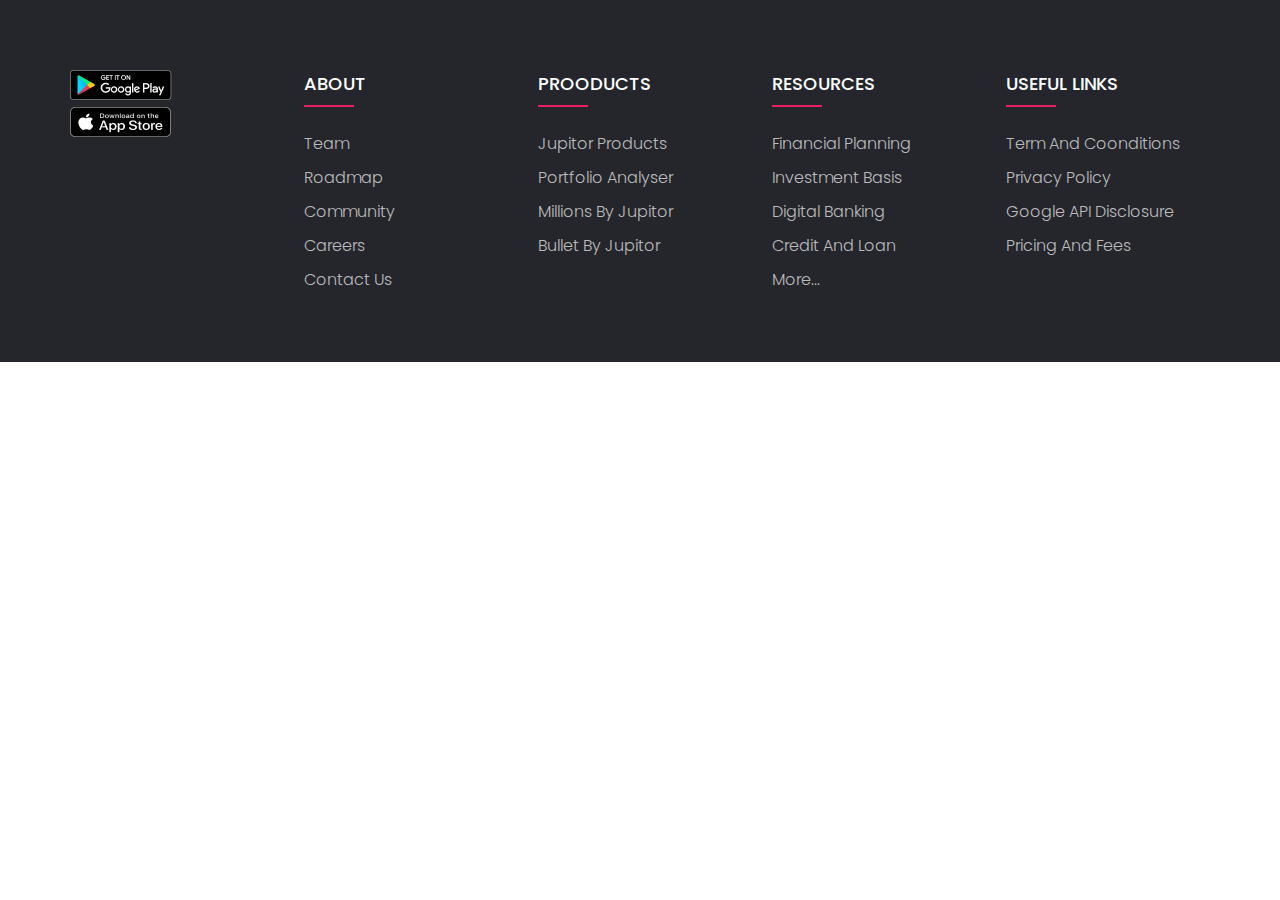
<file: Footer/footer.html>
<!DOCTYPE html>
<html lang="en">
<head>
    <meta charset="UTF-8">
    <meta http-equiv="X-UA-Compatible" content="IE=edge">
    <meta name="viewport" content="width=device-width, initial-scale=1.0">
    <link rel="stylesheet" type="text/css" href="style.css">
    <title>Document</title>
</head>
<body>
    <footer class="footer">
        <div class="container">
        <div class="row">
        <div class="intro">
            <img src="google.png"><br>
            <img src="app-store.png"></div>
            <div class="intro">
                <h4>ABOUT</h4>
                <ul>
                <li>Team</li>
                <li>Roadmap</li>
                <li>Community</li>
                <li>careers</li>
                <li>Contact Us</li></ul>
                </div>
                <div class="intro">
                <h4>PROODUCTS</h4>
                <ul>
                <li>Jupitor Products</li>
                <li>Portfolio Analyser</li>
                <li>Millions By jupitor </li>
                <li>Bullet By Jupitor</li></ul>
                </div>
                <div class="intro">
                <h4>RESOURCES</h4>
                <ul>
                <li>Financial planning</li>
                <li>Investment Basis</li>
                <li>Digital Banking</li>
                <li>Credit And Loan</li>
                <li>more...</li></ul>
                </div>
                <div class="intro">
                <h4>USEFUL LINKS</h4>
                <ul>
                <li>Term and Coonditions</li>
                <li>Privacy Policy</li>
                <li>Google API Disclosure</li>
                <li>Pricing and Fees</li></ul>
                </div></div></div></div></footer>
    
</body>
</html>
</file>
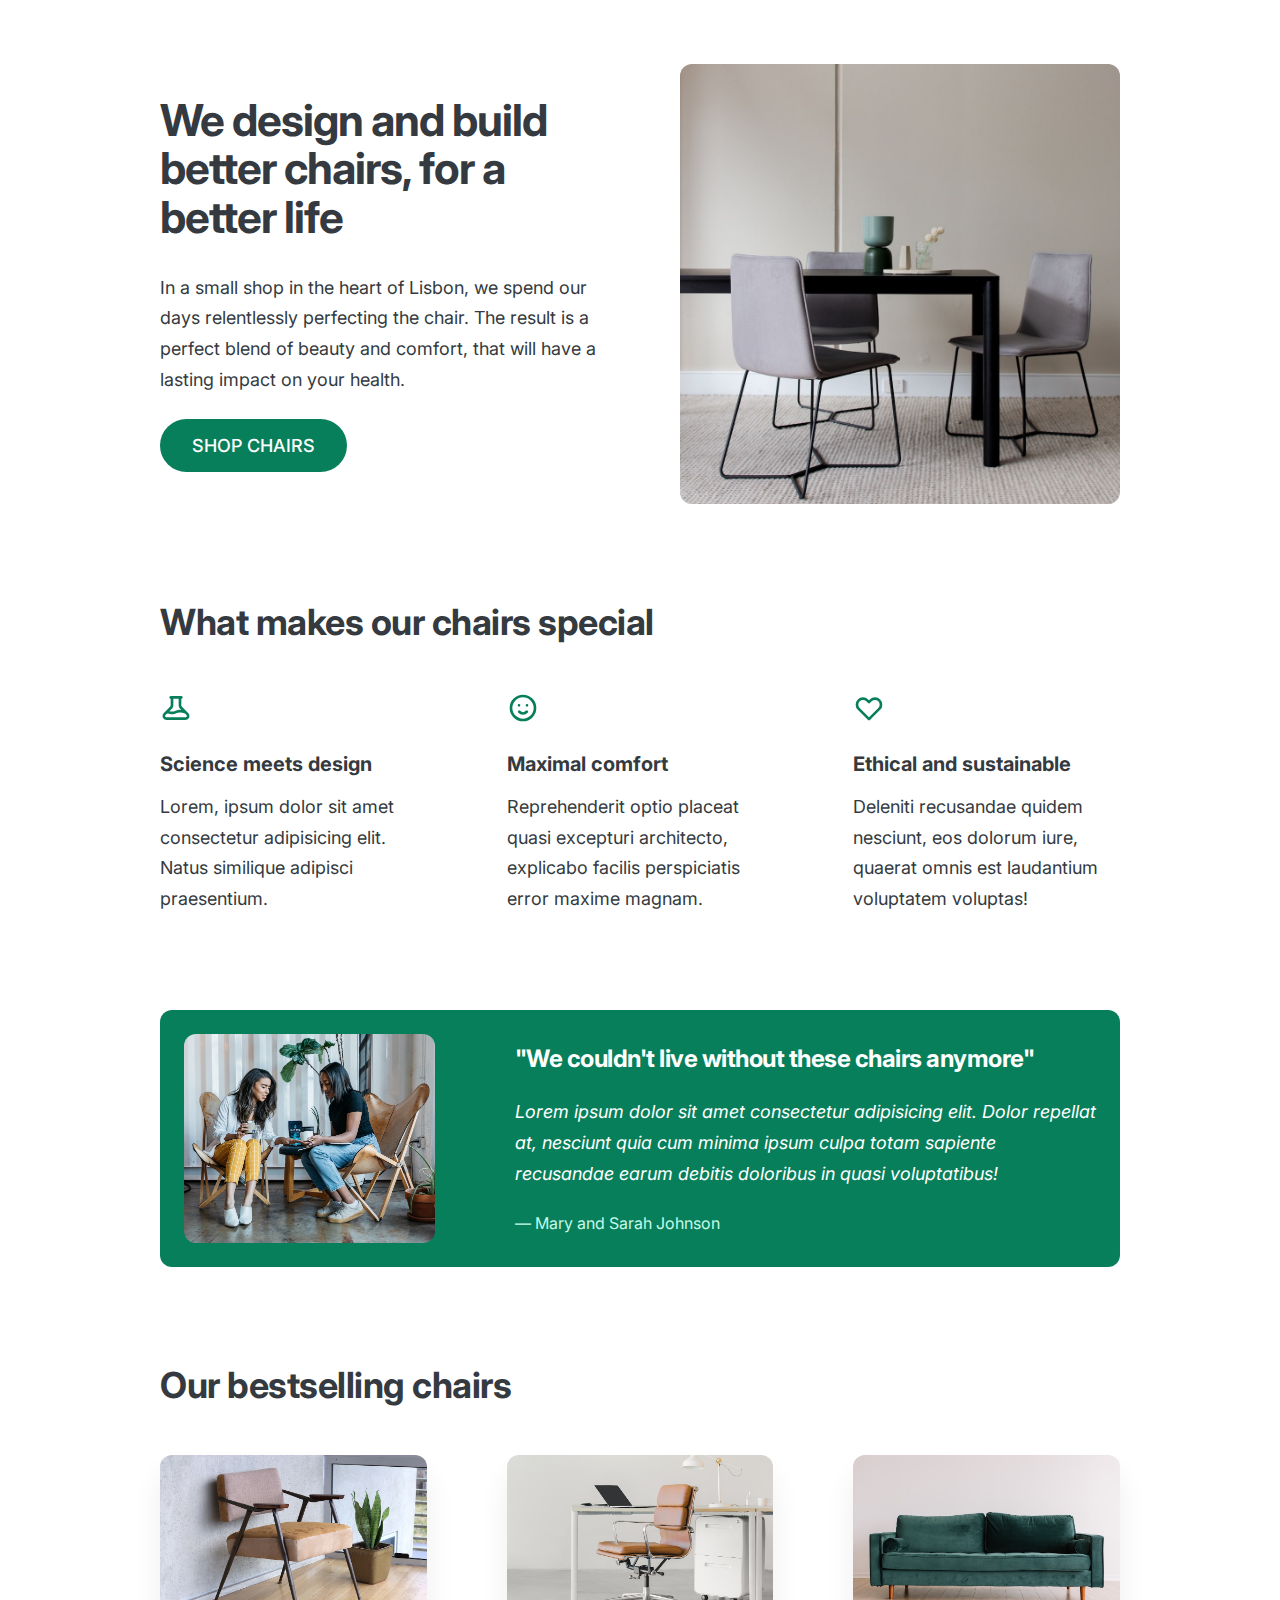
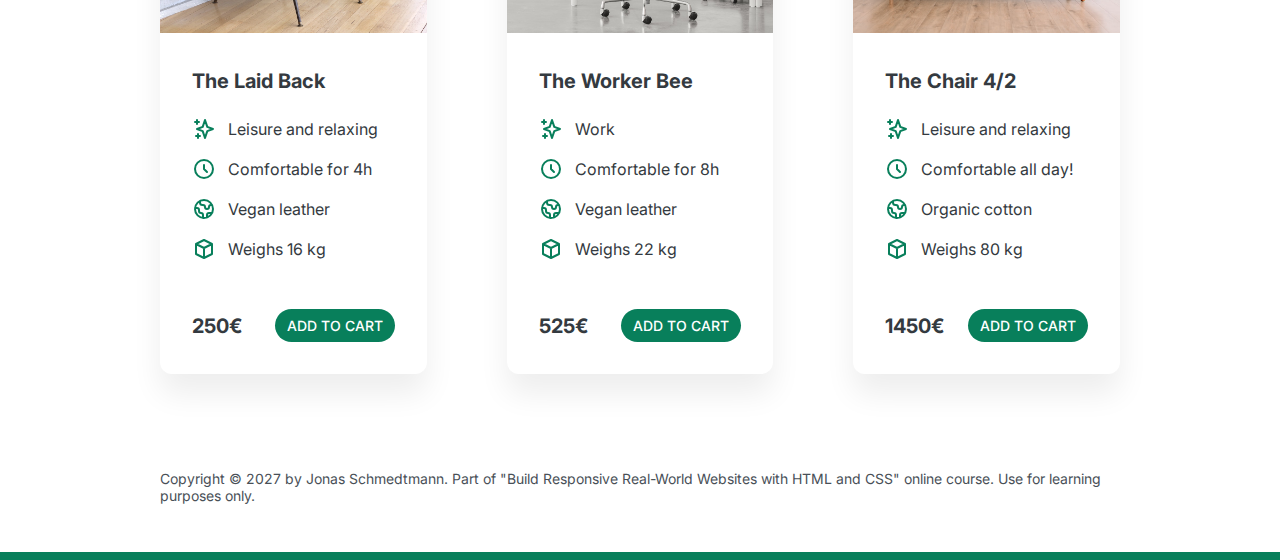
<file: Grid Layouot Assignment/INDEX-2.html>
<!DOCTYPE html>
<html lang="en">
  <head>
    <meta charset="UTF-8" />
    <meta http-equiv="X-UA-Compatible" content="IE=edge" />
    <meta name="viewport" content="width=device-width, initial-scale=1.0" />

    <link rel="preconnect" href="https://fonts.gstatic.com" />
    <link
      href="https://fonts.googleapis.com/css2?family=Inter:wght@400;500;700&display=swap"
      rel="stylesheet"
    />

    <link rel="stylesheet" href="style-2.css" />
    <title>Lisbon Chair Shop</title>
  </head>
  <body>
    <div class="container">
      <header>
        <div class="header-text-box">
          <h1>We design and build better chairs, for a better life</h1>
          <p class="header-text">
            In a small shop in the heart of Lisbon, we spend our days
            relentlessly perfecting the chair. The result is a perfect blend of
            beauty and comfort, that will have a lasting impact on your health.
          </p>
          <a class="btn btn--big" href="#">Shop chairs</a>
        </div>
        <img src="hero.jpg" alt="Photo" />
      </header>

      <section>
        <h2>What makes our chairs special</h2>
        <div class="grid-3-cols">
          <div>
            <svg
              xmlns="http://www.w3.org/2000/svg"
              class="features-icon"
              fill="none"
              viewBox="0 0 24 24"
              stroke="currentColor"
            >
              <path
                stroke-linecap="round"
                stroke-linejoin="round"
                stroke-width="2"
                d="M19.428 15.428a2 2 0 00-1.022-.547l-2.387-.477a6 6 0 00-3.86.517l-.318.158a6 6 0 01-3.86.517L6.05 15.21a2 2 0 00-1.806.547M8 4h8l-1 1v5.172a2 2 0 00.586 1.414l5 5c1.26 1.26.367 3.414-1.415 3.414H4.828c-1.782 0-2.674-2.154-1.414-3.414l5-5A2 2 0 009 10.172V5L8 4z"
              />
            </svg>
            <p class="features-title"><strong>Science meets design</strong></p>
            <p class="features-text">
              Lorem, ipsum dolor sit amet consectetur adipisicing elit. Natus
              similique adipisci praesentium.
            </p>
          </div>

          <div>
            <svg
              xmlns="http://www.w3.org/2000/svg"
              class="features-icon"
              fill="none"
              viewBox="0 0 24 24"
              stroke="currentColor"
            >
              <path
                stroke-linecap="round"
                stroke-linejoin="round"
                stroke-width="2"
                d="M14.828 14.828a4 4 0 01-5.656 0M9 10h.01M15 10h.01M21 12a9 9 0 11-18 0 9 9 0 0118 0z"
              />
            </svg>
            <p class="features-title">
              <strong>Maximal comfort</strong>
            </p>
            <p class="features-text">
              Reprehenderit optio placeat quasi excepturi architecto, explicabo
              facilis perspiciatis error maxime magnam.
            </p>
          </div>

          <div>
            <svg
              xmlns="http://www.w3.org/2000/svg"
              class="features-icon"
              fill="none"
              viewBox="0 0 24 24"
              stroke="currentColor"
            >
              <path
                stroke-linecap="round"
                stroke-linejoin="round"
                stroke-width="2"
                d="M4.318 6.318a4.5 4.5 0 000 6.364L12 20.364l7.682-7.682a4.5 4.5 0 00-6.364-6.364L12 7.636l-1.318-1.318a4.5 4.5 0 00-6.364 0z"
              />
            </svg>
            <p class="features-title">
              <strong>Ethical and sustainable</strong>
            </p>
            <p class="features-text">
              Deleniti recusandae quidem nesciunt, eos dolorum iure, quaerat
              omnis est laudantium voluptatem voluptas!
            </p>
          </div>
        </div>
      </section>

      <section class="testimonial-section">
        <div class="grid-3-cols">
          <img src="customers.jpg" alt="People sitting on chairs" />
          <div class="testimonial-box">
            <h2>"We couldn't live without these chairs anymore"</h2>
            <blockquote class="testimonial-text">
              Lorem ipsum dolor sit amet consectetur adipisicing elit. Dolor
              repellat at, nesciunt quia cum minima ipsum culpa totam sapiente
              recusandae earum debitis doloribus in quasi voluptatibus!
            </blockquote>
            <p class="testimonial-author">&mdash; Mary and Sarah Johnson</p>
          </div>
        </div>
      </section>

      <section>
        <h2>Our bestselling chairs</h2>
        <div class="grid-3-cols">
          <figure class="chair">
            <img src="chair-1.jpg" alt="Chair" />
            <div class="chair-box">
              <h3>The Laid Back</h3>
              <ul class="chair-details">
                <li>
                  <svg
                    xmlns="http://www.w3.org/2000/svg"
                    class="chair-icon"
                    fill="none"
                    viewBox="0 0 24 24"
                    stroke="currentColor"
                  >
                    <path
                      stroke-linecap="round"
                      stroke-linejoin="round"
                      stroke-width="2"
                      d="M5 3v4M3 5h4M6 17v4m-2-2h4m5-16l2.286 6.857L21 12l-5.714 2.143L13 21l-2.286-6.857L5 12l5.714-2.143L13 3z"
                    />
                  </svg>
                  <!-- Span is a generic INLINE text element, it doesn't have any meaning. It's like a div element, but inline -->
                  <span>Leisure and relaxing</span>
                </li>
                <li>
                  <svg
                    xmlns="http://www.w3.org/2000/svg"
                    class="chair-icon"
                    fill="none"
                    viewBox="0 0 24 24"
                    stroke="currentColor"
                  >
                    <path
                      stroke-linecap="round"
                      stroke-linejoin="round"
                      stroke-width="2"
                      d="M12 8v4l3 3m6-3a9 9 0 11-18 0 9 9 0 0118 0z"
                    />
                  </svg>
                  <span>Comfortable for 4h</span>
                </li>
                <li>
                  <svg
                    xmlns="http://www.w3.org/2000/svg"
                    class="chair-icon"
                    fill="none"
                    viewBox="0 0 24 24"
                    stroke="currentColor"
                  >
                    <path
                      stroke-linecap="round"
                      stroke-linejoin="round"
                      stroke-width="2"
                      d="M3.055 11H5a2 2 0 012 2v1a2 2 0 002 2 2 2 0 012 2v2.945M8 3.935V5.5A2.5 2.5 0 0010.5 8h.5a2 2 0 012 2 2 2 0 104 0 2 2 0 012-2h1.064M15 20.488V18a2 2 0 012-2h3.064M21 12a9 9 0 11-18 0 9 9 0 0118 0z"
                    />
                  </svg>
                  <span>Vegan leather</span>
                </li>
                <li>
                  <svg
                    xmlns="http://www.w3.org/2000/svg"
                    class="chair-icon"
                    fill="none"
                    viewBox="0 0 24 24"
                    stroke="currentColor"
                  >
                    <path
                      stroke-linecap="round"
                      stroke-linejoin="round"
                      stroke-width="2"
                      d="M20 7l-8-4-8 4m16 0l-8 4m8-4v10l-8 4m0-10L4 7m8 4v10M4 7v10l8 4"
                    />
                  </svg>
                  <span>Weighs 16 kg</span>
                </li>
              </ul>
              <div class="chair-price">
                <strong>250€</strong>
                <a href="#" class="btn btn--small">Add to cart</a>
              </div>
            </div>
          </figure>

          <figure class="chair">
            <img src="chair-2.jpg" alt="Chair" />
            <div class="chair-box">
              <h3>The Worker Bee</h3>
              <ul class="chair-details">
                <li>
                  <svg
                    xmlns="http://www.w3.org/2000/svg"
                    class="chair-icon"
                    fill="none"
                    viewBox="0 0 24 24"
                    stroke="currentColor"
                  >
                    <path
                      stroke-linecap="round"
                      stroke-linejoin="round"
                      stroke-width="2"
                      d="M5 3v4M3 5h4M6 17v4m-2-2h4m5-16l2.286 6.857L21 12l-5.714 2.143L13 21l-2.286-6.857L5 12l5.714-2.143L13 3z"
                    />
                  </svg>
                  <span>Work</span>
                </li>
                <li>
                  <svg
                    xmlns="http://www.w3.org/2000/svg"
                    class="chair-icon"
                    fill="none"
                    viewBox="0 0 24 24"
                    stroke="currentColor"
                  >
                    <path
                      stroke-linecap="round"
                      stroke-linejoin="round"
                      stroke-width="2"
                      d="M12 8v4l3 3m6-3a9 9 0 11-18 0 9 9 0 0118 0z"
                    />
                  </svg>
                  <span>Comfortable for 8h</span>
                </li>
                <li>
                  <svg
                    xmlns="http://www.w3.org/2000/svg"
                    class="chair-icon"
                    fill="none"
                    viewBox="0 0 24 24"
                    stroke="currentColor"
                  >
                    <path
                      stroke-linecap="round"
                      stroke-linejoin="round"
                      stroke-width="2"
                      d="M3.055 11H5a2 2 0 012 2v1a2 2 0 002 2 2 2 0 012 2v2.945M8 3.935V5.5A2.5 2.5 0 0010.5 8h.5a2 2 0 012 2 2 2 0 104 0 2 2 0 012-2h1.064M15 20.488V18a2 2 0 012-2h3.064M21 12a9 9 0 11-18 0 9 9 0 0118 0z"
                    />
                  </svg>
                  <span>Vegan leather</span>
                </li>
                <li>
                  <svg
                    xmlns="http://www.w3.org/2000/svg"
                    class="chair-icon"
                    fill="none"
                    viewBox="0 0 24 24"
                    stroke="currentColor"
                  >
                    <path
                      stroke-linecap="round"
                      stroke-linejoin="round"
                      stroke-width="2"
                      d="M20 7l-8-4-8 4m16 0l-8 4m8-4v10l-8 4m0-10L4 7m8 4v10M4 7v10l8 4"
                    />
                  </svg>
                  <span>Weighs 22 kg</span>
                </li>
              </ul>
              <div class="chair-price">
                <strong>525€</strong>
                <a href="#" class="btn btn--small">Add to cart</a>
              </div>
            </div>
          </figure>

          <figure class="chair">
            <img src="chair-3.jpg" alt="Chair" />
            <div class="chair-box">
              <h3>The Chair 4/2</h3>
              <ul class="chair-details">
                <li>
                  <svg
                    xmlns="http://www.w3.org/2000/svg"
                    class="chair-icon"
                    fill="none"
                    viewBox="0 0 24 24"
                    stroke="currentColor"
                  >
                    <path
                      stroke-linecap="round"
                      stroke-linejoin="round"
                      stroke-width="2"
                      d="M5 3v4M3 5h4M6 17v4m-2-2h4m5-16l2.286 6.857L21 12l-5.714 2.143L13 21l-2.286-6.857L5 12l5.714-2.143L13 3z"
                    />
                  </svg>
                  <span>Leisure and relaxing</span>
                </li>
                <li>
                  <svg
                    xmlns="http://www.w3.org/2000/svg"
                    class="chair-icon"
                    fill="none"
                    viewBox="0 0 24 24"
                    stroke="currentColor"
                  >
                    <path
                      stroke-linecap="round"
                      stroke-linejoin="round"
                      stroke-width="2"
                      d="M12 8v4l3 3m6-3a9 9 0 11-18 0 9 9 0 0118 0z"
                    />
                  </svg>
                  <span>Comfortable all day!</span>
                </li>
                <li>
                  <svg
                    xmlns="http://www.w3.org/2000/svg"
                    class="chair-icon"
                    fill="none"
                    viewBox="0 0 24 24"
                    stroke="currentColor"
                  >
                    <path
                      stroke-linecap="round"
                      stroke-linejoin="round"
                      stroke-width="2"
                      d="M3.055 11H5a2 2 0 012 2v1a2 2 0 002 2 2 2 0 012 2v2.945M8 3.935V5.5A2.5 2.5 0 0010.5 8h.5a2 2 0 012 2 2 2 0 104 0 2 2 0 012-2h1.064M15 20.488V18a2 2 0 012-2h3.064M21 12a9 9 0 11-18 0 9 9 0 0118 0z"
                    />
                  </svg>
                  <span>Organic cotton</span>
                </li>
                <li>
                  <svg
                    xmlns="http://www.w3.org/2000/svg"
                    class="chair-icon"
                    fill="none"
                    viewBox="0 0 24 24"
                    stroke="currentColor"
                  >
                    <path
                      stroke-linecap="round"
                      stroke-linejoin="round"
                      stroke-width="2"
                      d="M20 7l-8-4-8 4m16 0l-8 4m8-4v10l-8 4m0-10L4 7m8 4v10M4 7v10l8 4"
                    />
                  </svg>
                  <span>Weighs 80 kg</span>
                </li>
              </ul>
              <div class="chair-price">
                <strong>1450€</strong>
                <a href="#" class="btn btn--small">Add to cart</a>
              </div>
            </div>
          </figure>
        </div>
      </section>

      <footer>
        Copyright &copy; 2027 by Jonas Schmedtmann. Part of "Build Responsive
        Real-World Websites with HTML and CSS" online course. Use for learning
        purposes only.
      </footer>
    </div>
  </body>
</html>
</file>
<file: Footer/style.css>
@import url('https://fonts.googleapis.com/css2?family=Poppins:wght@300;400;500;600;700&display=swap');
body{
    line-height: 1.5;
    font-family: 'Poppins', sans-serif;
}


*{
    padding: 0px;
    margin: 0px;
    box-sizing: border-box;
}

.container{
    max-width: 1170px;
    
    margin: auto;
}

.row{
    display: flex;
    flex-wrap: wrap;   
   }

ul{
    list-style: none;
}
.footer{
    background-color: #24262b;
    padding: 70px 0;
    
      
    }
    .intro{
        width: 20%;
        padding: 0 15px;
    }
    .intro h4{
        font-size: 18px;
        color: #fff;
        text-transform: capitalize;
        margin-bottom: 35px;
        font-weight: 500;
        position: relative;
        cursor: pointer;
    }
    .intro h4::before{
        content: '';
        position: absolute;
        left: 0;
        bottom: -10px;
        background-color: #e91e63;
        height: 2px;
        box-sizing: border-box;
        width: 50px;
    }

    .intro ul li:not(:last-child){
        margin-bottom: 10px;

    }
    .intro ul li{
        font-size: 16px;
        text-transform: capitalize;
        color: #fff;
        text-decoration: none;
        font-weight: 300;
        color: #bbb;
        display: block;
        cursor: pointer;
        transition: all 0.3 ease;
        }

        .intro ul li:hover{
            color: #fff;
            padding-left: 7px;
        }

        @media(max-width:767px){
            .intro{
                width: 50%;
                margin-bottom: 30px;

        }
        @media(max-width: 574px){
            .intro{
            width: 100%;
            }
        }
</file>
<file: Grid Layouot Assignment/style-2.css>
/*
SPACING SYSTEM (px)
2 / 4 / 8 / 12 / 16 / 24 / 32 / 48 / 64 / 80 / 96 / 128

FONT SIZE SYSTEM (px)
10 / 12 / 14 / 16 / 18 / 20 / 24 / 30 / 36 / 44 / 52 / 62 / 74 / 86 / 98
*/

/* 
MAIN COLOR: #087f5b
GREY COLOR: #343a40
*/

* {
  margin: 0;
  padding: 0;
  box-sizing: border-box;
}

/* ------------------------ */
/* GENERAL STYLES */
/* ------------------------ */
body {
  font-family: "Inter", sans-serif;
  color: #343a40;
  border-bottom: 8px solid #087f5b;
}

.container {
  width: 960px;
  margin: 0 auto;
}

header,
section {
  margin-bottom: 96px;
}

h2 {
  margin-bottom: 48px;
  font-size: 36px;
  letter-spacing: -0.5px;
  /* 24 / 30 / 36 */
}

.grid-3-cols {
  display: grid;
  grid-template-columns: repeat(3, 1fr);
  column-gap: 80px;
}

.btn:link,
.btn:visited {
  background-color: #087f5b;
  color: #fff;
  text-decoration: none;
  text-transform: uppercase;
  font-weight: 500;

  display: inline-block;
  border-radius: 100px;
}

.btn:hover,
.btn:active {
  background-color: #099268;
}

.btn--big {
  font-size: 18px;
  padding: 16px 32px;
}

.btn--small {
  font-size: 14px;
  padding: 8px 12px;
}

img {
  border-radius: 12px;
}

/* ------------------------ */
/* COMPONENT STYLES */
/* ------------------------ */

/* HEADER */
header {
  display: grid;
  grid-template-columns: repeat(2, 1fr);
  column-gap: 80px;
  margin-top: 64px;
}

.header-text-box {
  align-self: center;
}

h1 {
  margin-bottom: 32px;
  font-size: 44px;
  line-height: 1.1;
  letter-spacing: -1px;
  /* 44 / 52 / 62 */

  /* text-shadow: 0 5px 5px rgba(0, 0, 0, 0.2); */
}

.header-text {
  margin-bottom: 24px;
  font-size: 18px;
  line-height: 1.7;
}

img {
  width: 100%;
}

/* FEATURES */
.features-icon {
  stroke: #087f5b;
  width: 32px;
  heigh: 32px;
  margin-bottom: 24px;
}

.features-title {
  margin-bottom: 16px;
  font-size: 20px;
}

.features-text {
  font-size: 18px;
  line-height: 1.7;
}

/* TESTIMONIAL */
.testimonial-section {
  background-color: #087f5b;
  color: #fff;
  padding: 24px;
  border-radius: 12px;
}

.testimonial-box {
  grid-column: 2 / -1;
  align-self: center;
}

.testimonial-box h2 {
  margin-bottom: 24px;
  /* 20 / 24 / 30 */
  font-size: 24px;
}

.testimonial-text {
  font-style: italic;
  margin-bottom: 24px;
  font-size: 18px;
  line-height: 1.7;
  color: ##e6fcf5;
}

.testimonial-author {
  color: #c3fae8;
}

/* CHAIRS */
.chair {
  box-shadow: 0 20px 30px 0 rgba(0, 0, 0, 0.07);
  border-radius: 12px;
}

.chair img {
  border-bottom-left-radius: 0;
  border-bottom-right-radius: 0;
}

.chair-box {
  padding: 32px;
}

h3 {
  margin-bottom: 24px;
  font-size: 20px;
}

.chair-details {
  list-style: none;
  margin-bottom: 48px;
}

.chair-details li {
  display: flex;
  align-items: center;
  gap: 12px;
  margin-bottom: 16px;
}

.chair-details li:last-child {
  margin-bottom: 0;
}

.chair-icon {
  stroke: #087f5b;
  width: 24px;
  height: 24px;
}

.chair-price {
  display: flex;
  justify-content: space-between;
  align-items: center;
  font-size: 20px;
}

footer {
  margin-bottom: 48px;
  font-size: 14px;
  color: #495057;
}
</file>
